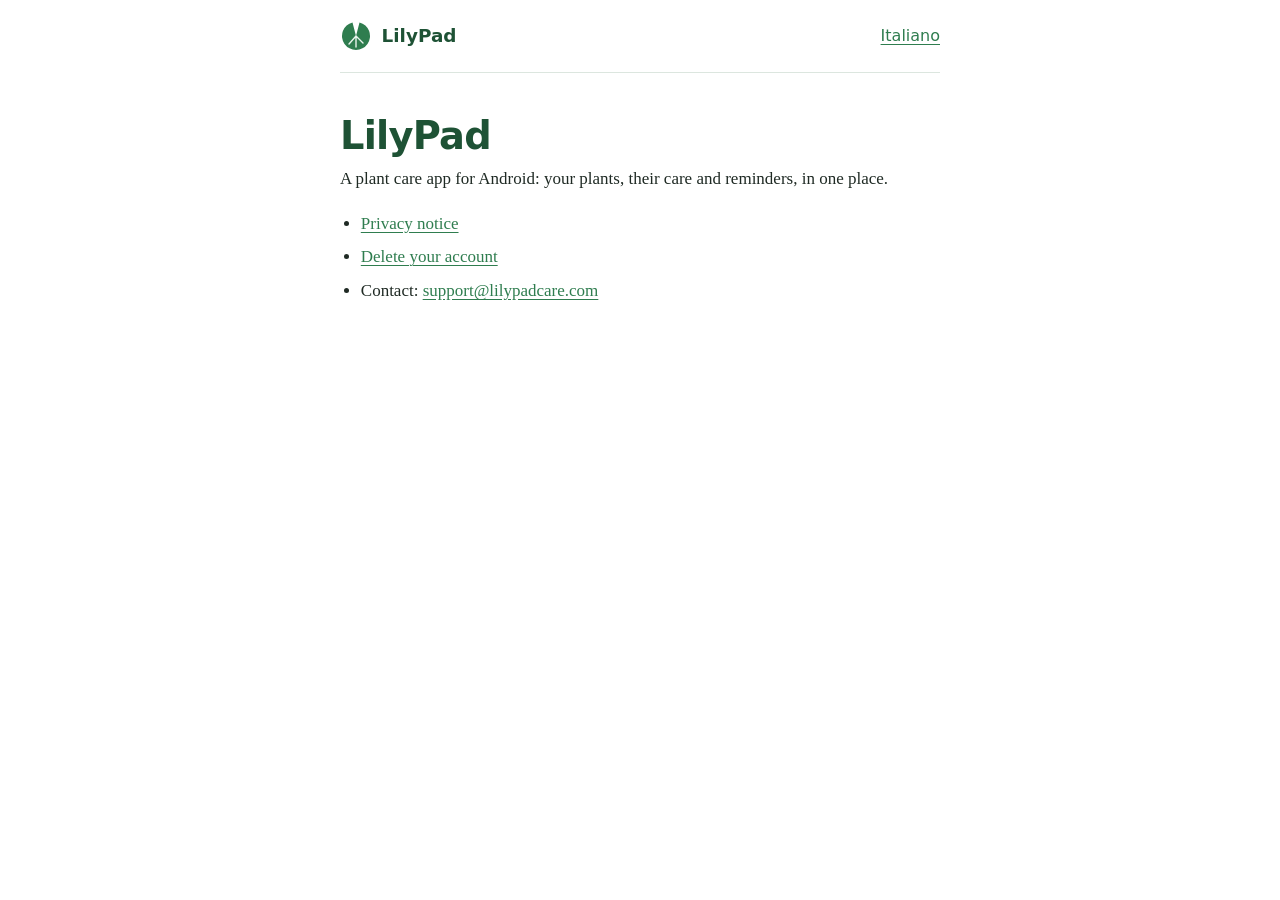
<file: index.html>
<!doctype html>
<html lang="en">
<head>
<meta charset="utf-8">
<meta name="viewport" content="width=device-width, initial-scale=1">
<title>LilyPad: Plant Care</title>
<meta name="description" content="A plant care app for Android: your plants, their care and reminders, in one place.">
<link rel="stylesheet" href="/style.css">
<link rel="alternate" hreflang="it" href="/it/">
</head>
<body>
<div class="page">

<header class="top">
  <a class="brand" href="/">
    <svg viewBox="0 0 32 32" aria-hidden="true">
      <path d="M16 16 L19.5 2.4 A14 14 0 1 1 12.5 2.4 Z" fill="#2F7D4F"/>
      <path d="M16 16 L9 24 M16 16 L23 23 M16 16 L16 27" stroke="#E8F3EC" stroke-width="1.4" stroke-linecap="round"/>
    </svg>
    LilyPad
  </a>
  <a class="lang" href="/it/" lang="it" hreflang="it">Italiano</a>
</header>

<main>
<h1>LilyPad</h1>
<p>A plant care app for Android: your plants, their care and reminders, in one place.</p>
<ul>
  <li><a href="/privacy/">Privacy notice</a></li>
  <li><a href="/delete-account/">Delete your account</a></li>
  <li>Contact: <a href="mailto:support@lilypadcare.com">support@lilypadcare.com</a></li>
</ul>
</main>

</div>
</body>
</html>
</file>
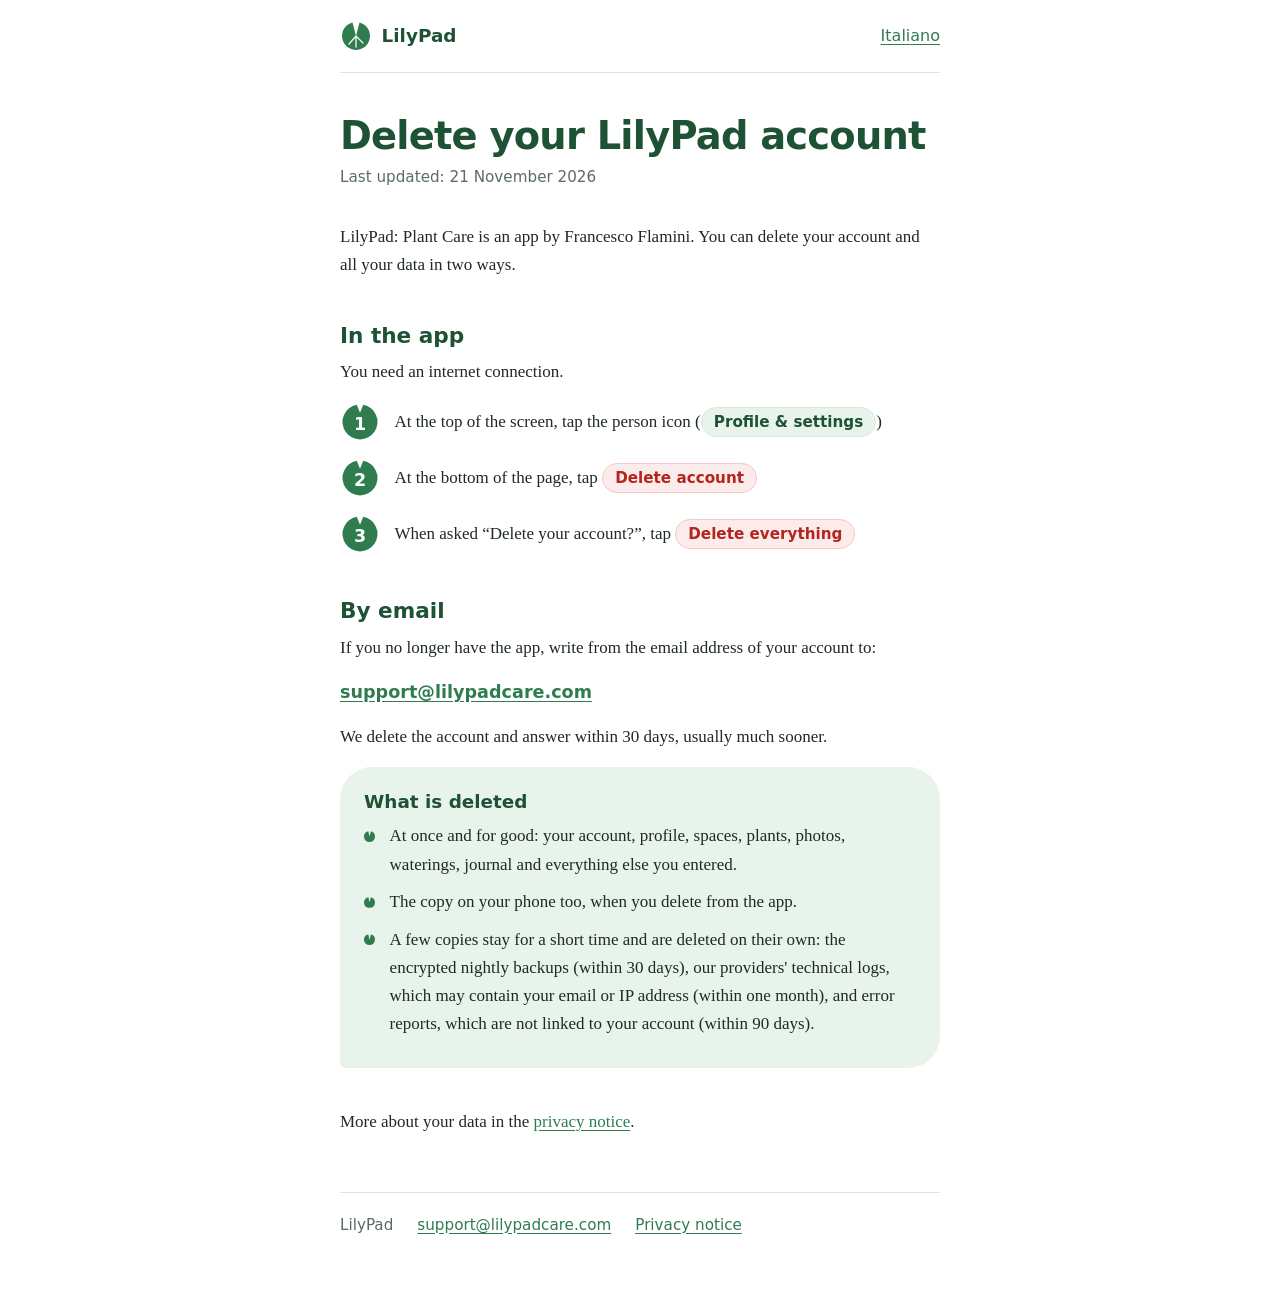
<file: delete-account/index.html>
<!doctype html>
<html lang="en">
<head>
<meta charset="utf-8">
<meta name="viewport" content="width=device-width, initial-scale=1">
<title>Delete your account — LilyPad</title>
<meta name="description" content="How to delete your LilyPad account and all its data.">
<link rel="stylesheet" href="/style.css">
<link rel="alternate" hreflang="it" href="/it/delete-account/">
</head>
<body>
<div class="page">

<header class="top">
  <a class="brand" href="/">
    <svg viewBox="0 0 32 32" aria-hidden="true">
      <path d="M16 16 L19.5 2.4 A14 14 0 1 1 12.5 2.4 Z" fill="#2F7D4F"/>
      <path d="M16 16 L9 24 M16 16 L23 23 M16 16 L16 27" stroke="#E8F3EC" stroke-width="1.4" stroke-linecap="round"/>
    </svg>
    LilyPad
  </a>
  <a class="lang" href="/it/delete-account/" lang="it" hreflang="it">Italiano</a>
</header>

<main>
<h1>Delete your LilyPad account</h1>
<p class="updated">Last updated: 21 November 2026</p>

<p>LilyPad: Plant Care is an app by Francesco Flamini. You can delete your account and all your data in two ways.</p>

<h2>In the app</h2>
<p>You need an internet connection.</p>
<ol class="steps">
  <li><svg class="num" viewBox="0 0 32 32" aria-hidden="true"><path d="M16 8.5 L18.6 2.2 A14 14 0 1 1 13.4 2.2 Z"/><text x="16" y="22">1</text></svg><span>At the top of the screen, tap the person icon (<span class="tap">Profile &amp; settings</span>)</span></li>
  <li><svg class="num" viewBox="0 0 32 32" aria-hidden="true"><path d="M16 8.5 L18.6 2.2 A14 14 0 1 1 13.4 2.2 Z"/><text x="16" y="22">2</text></svg><span>At the bottom of the page, tap <span class="tap danger">Delete account</span></span></li>
  <li><svg class="num" viewBox="0 0 32 32" aria-hidden="true"><path d="M16 8.5 L18.6 2.2 A14 14 0 1 1 13.4 2.2 Z"/><text x="16" y="22">3</text></svg><span>When asked “Delete your account?”, tap <span class="tap danger">Delete everything</span></span></li>
</ol>

<h2>By email</h2>
<p>If you no longer have the app, write from the email address of your account to:</p>
<p class="mail"><a href="mailto:support@lilypadcare.com?subject=Delete%20my%20account">support@lilypadcare.com</a></p>
<p>We delete the account and answer within 30 days, usually much sooner.</p>

<section class="pad" aria-labelledby="what">
  <h2 id="what">What is deleted</h2>
  <ul>
    <li>At once and for good: your account, profile, spaces, plants, photos, waterings, journal and everything else you entered.</li>
    <li>The copy on your phone too, when you delete from the app.</li>
    <li>A few copies stay for a short time and are deleted on their own: the encrypted nightly backups (within 30 days), our providers' technical logs, which may contain your email or IP address (within one month), and error reports, which are not linked to your account (within 90 days).</li>
  </ul>
</section>

<p>More about your data in the <a href="/privacy/">privacy notice</a>.</p>
</main>

<footer class="foot">
  <p><span>LilyPad</span><a href="mailto:support@lilypadcare.com">support@lilypadcare.com</a><a href="/privacy/">Privacy notice</a></p>
</footer>

</div>
</body>
</html>
</file>
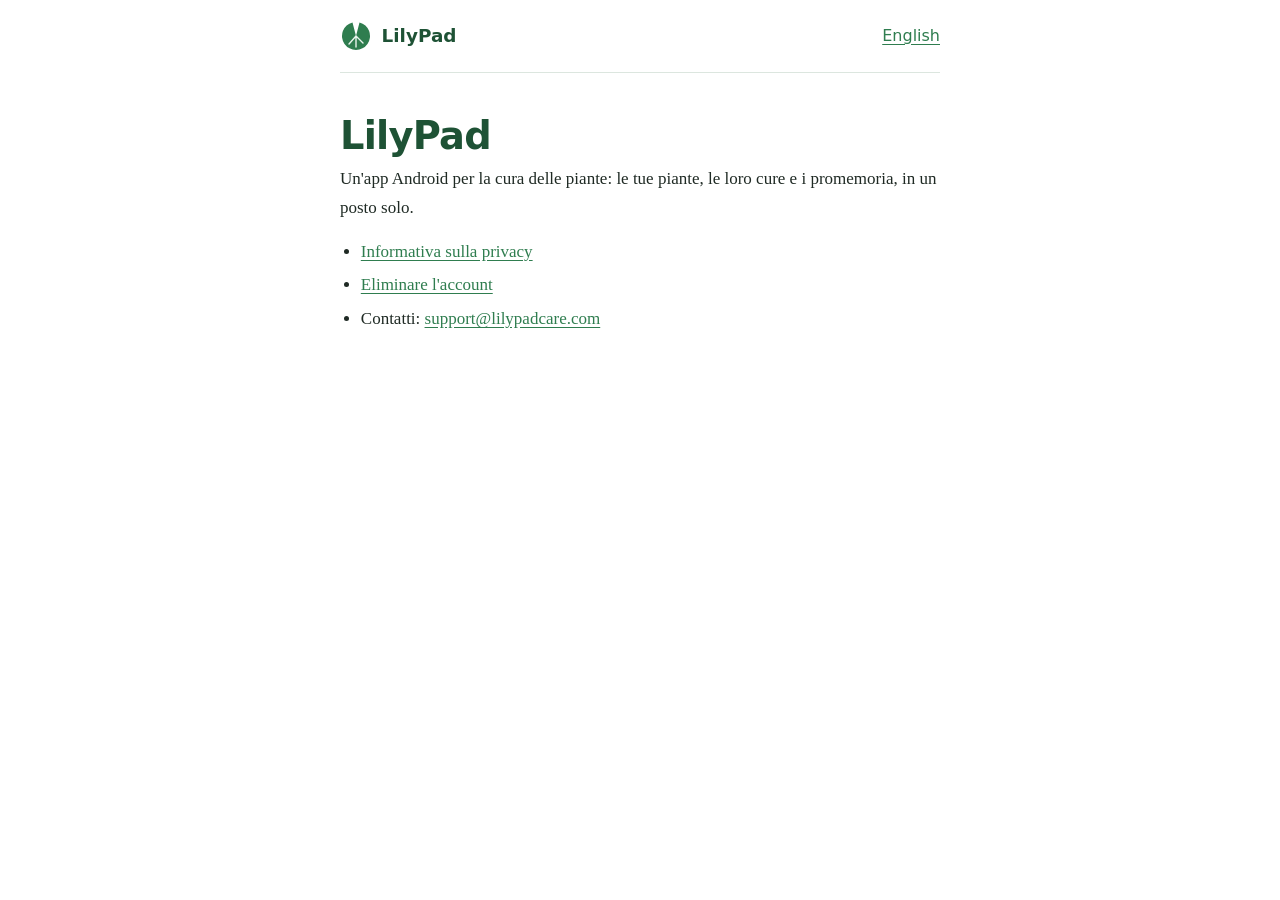
<file: it/index.html>
<!doctype html>
<html lang="it">
<head>
<meta charset="utf-8">
<meta name="viewport" content="width=device-width, initial-scale=1">
<title>LilyPad: cura delle piante</title>
<meta name="description" content="Un'app Android per la cura delle piante: le tue piante, le loro cure e i promemoria, in un posto solo.">
<link rel="stylesheet" href="/style.css">
<link rel="alternate" hreflang="en" href="/">
</head>
<body>
<div class="page">

<header class="top">
  <a class="brand" href="/it/">
    <svg viewBox="0 0 32 32" aria-hidden="true">
      <path d="M16 16 L19.5 2.4 A14 14 0 1 1 12.5 2.4 Z" fill="#2F7D4F"/>
      <path d="M16 16 L9 24 M16 16 L23 23 M16 16 L16 27" stroke="#E8F3EC" stroke-width="1.4" stroke-linecap="round"/>
    </svg>
    LilyPad
  </a>
  <a class="lang" href="/" lang="en" hreflang="en">English</a>
</header>

<main>
<h1>LilyPad</h1>
<p>Un'app Android per la cura delle piante: le tue piante, le loro cure e i promemoria, in un posto solo.</p>
<ul>
  <li><a href="/it/privacy/">Informativa sulla privacy</a></li>
  <li><a href="/it/delete-account/">Eliminare l'account</a></li>
  <li>Contatti: <a href="mailto:support@lilypadcare.com">support@lilypadcare.com</a></li>
</ul>
</main>

</div>
</body>
</html>
</file>
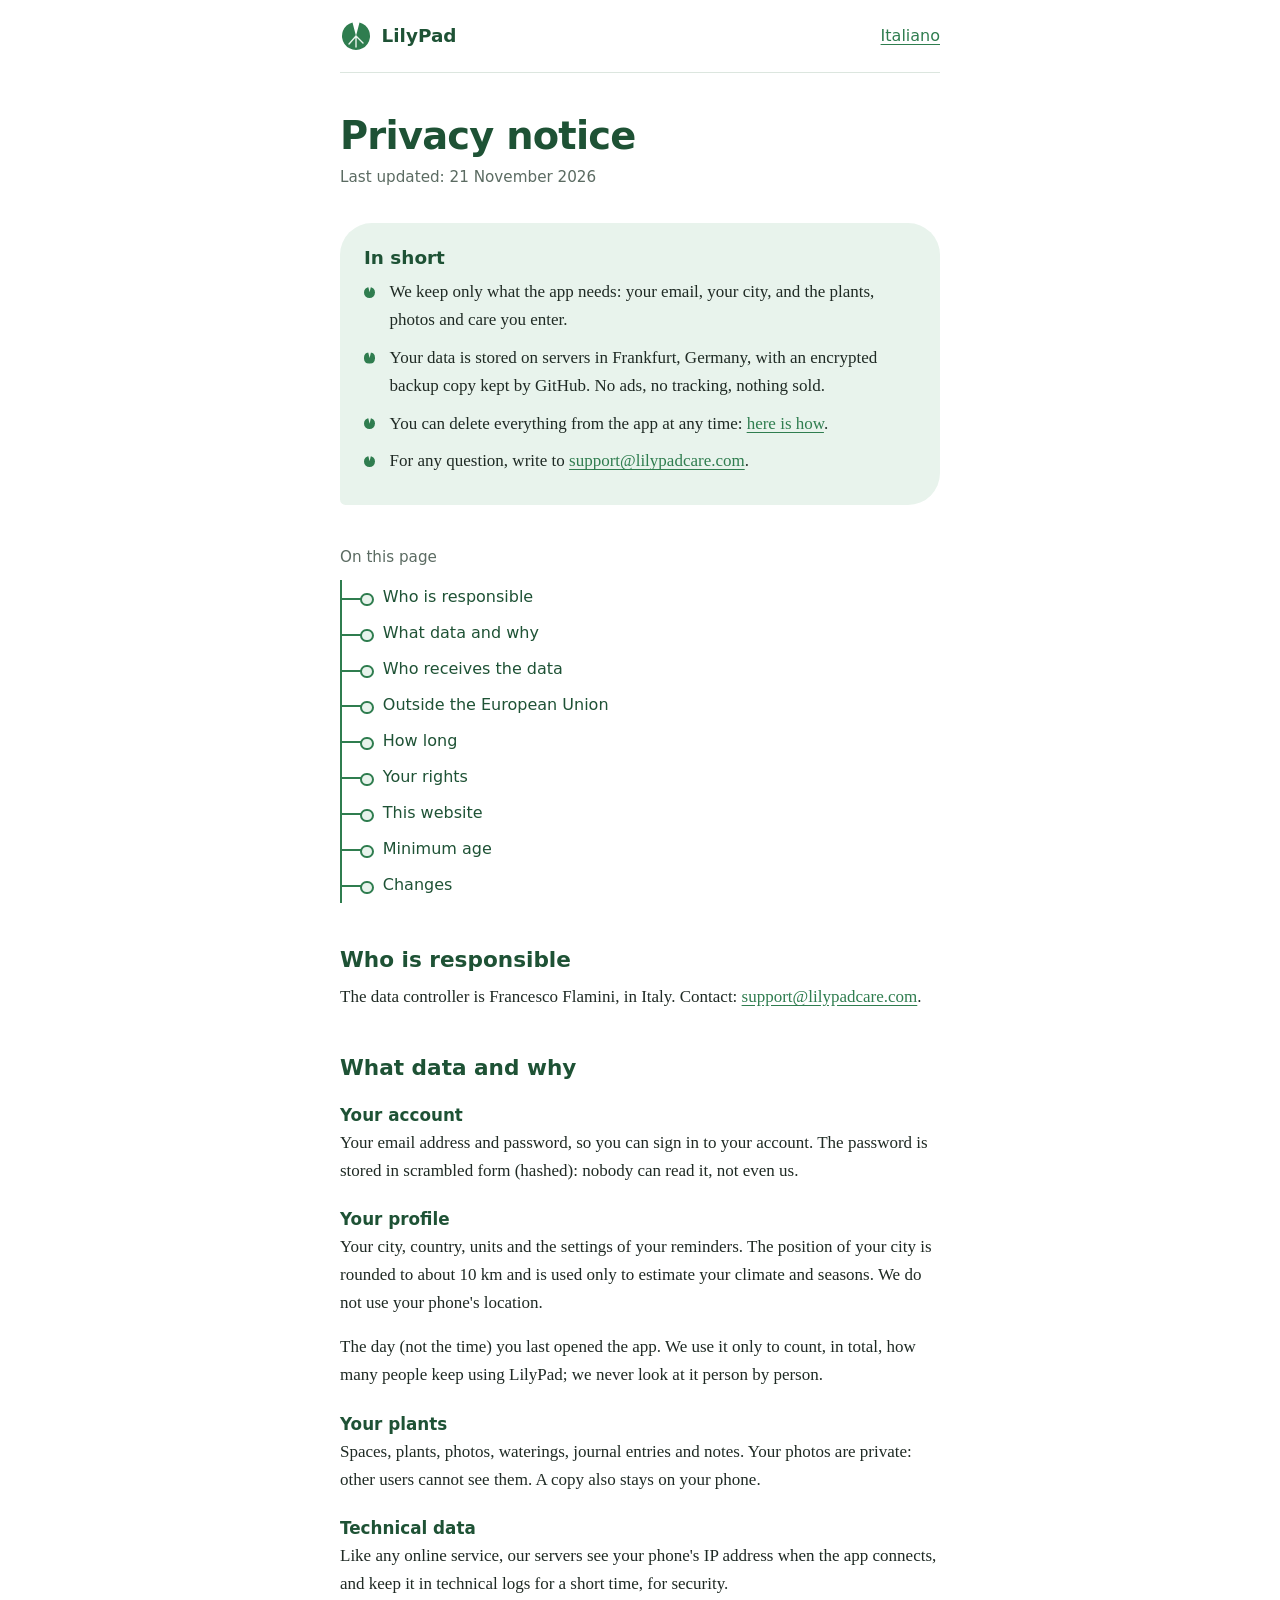
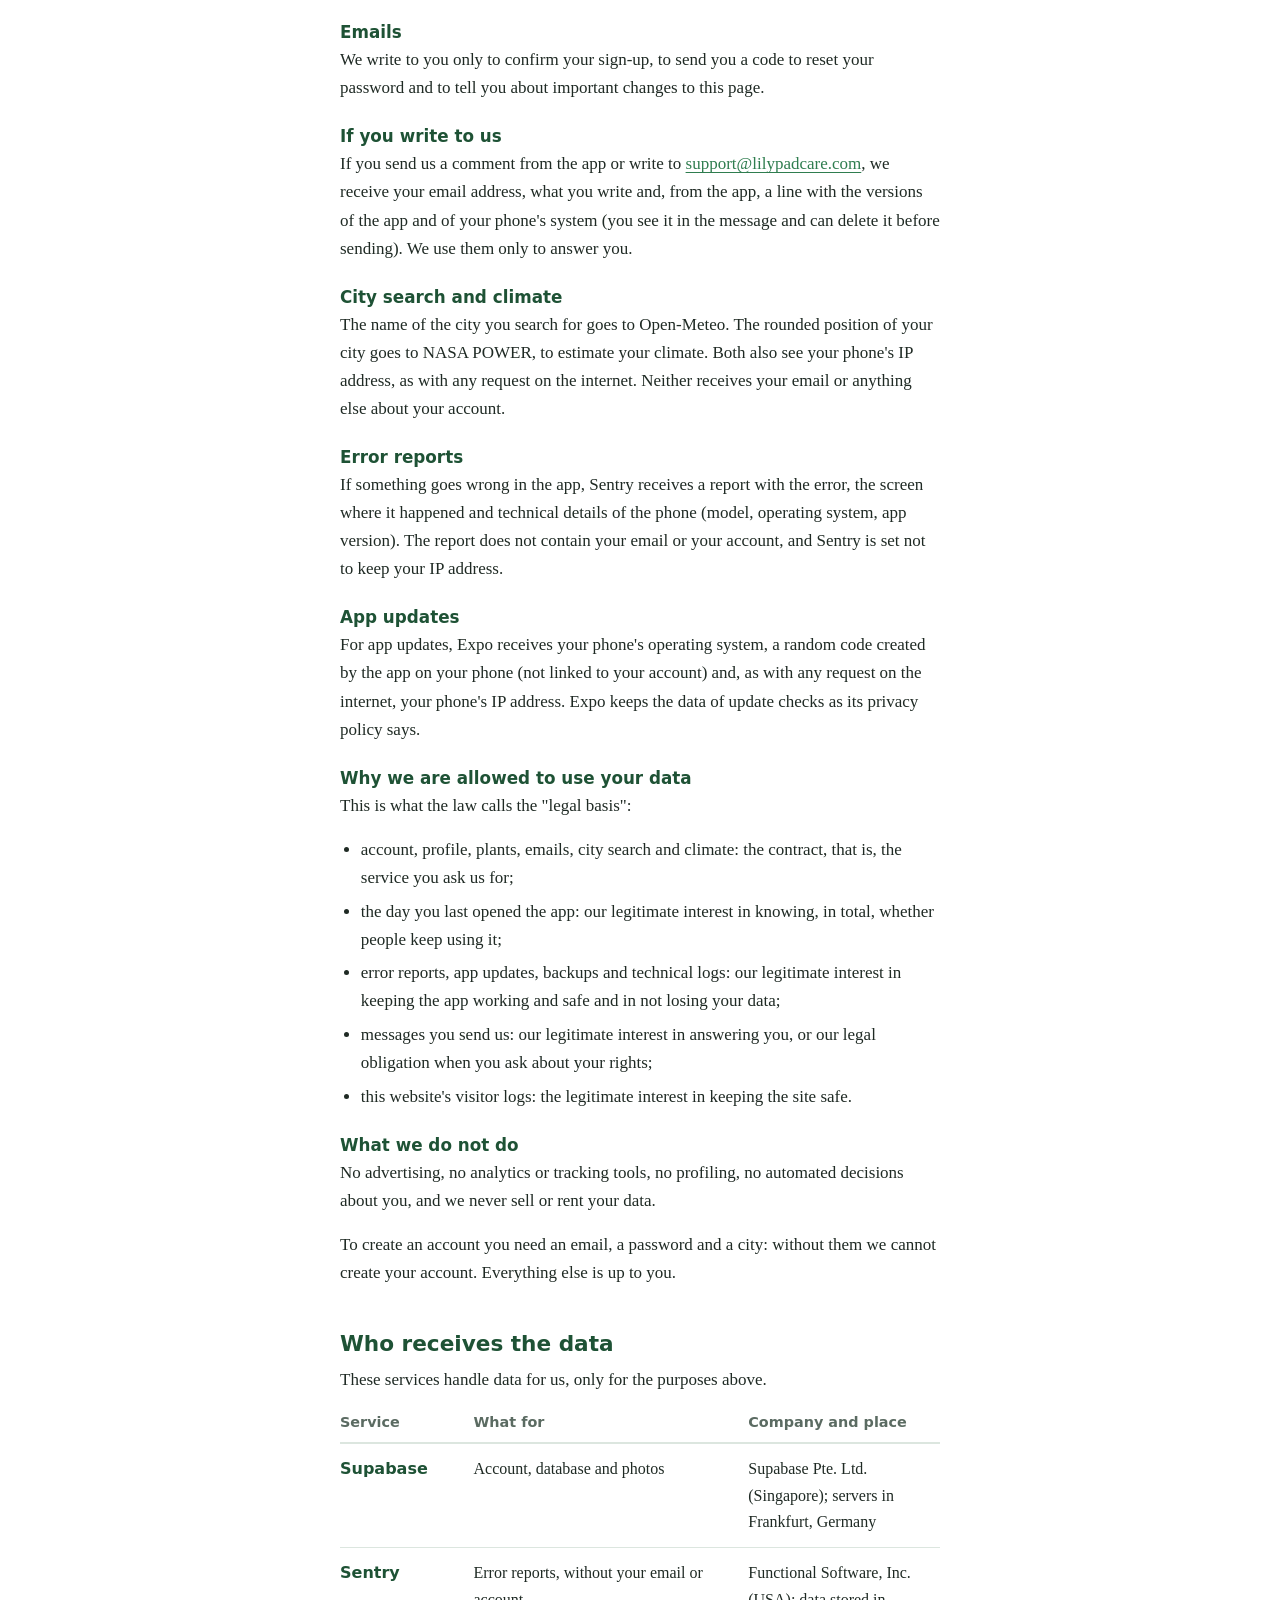
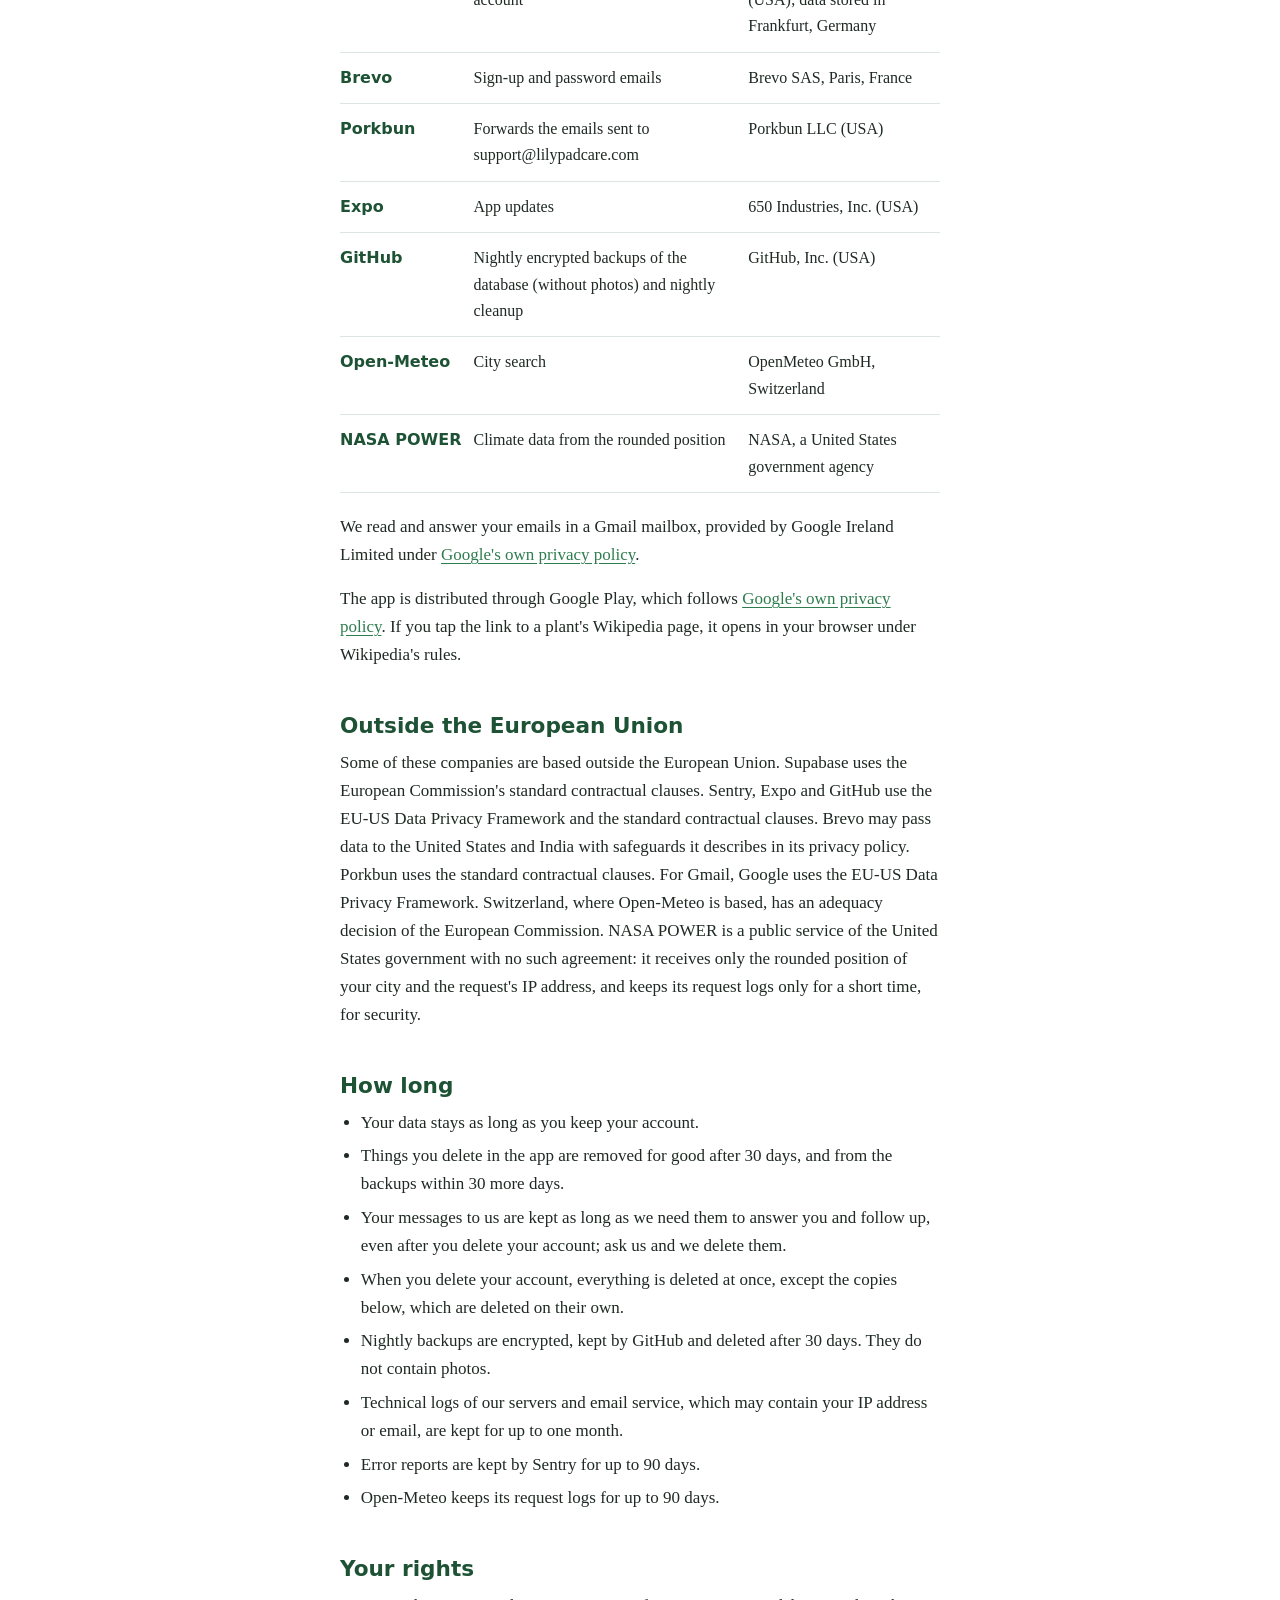
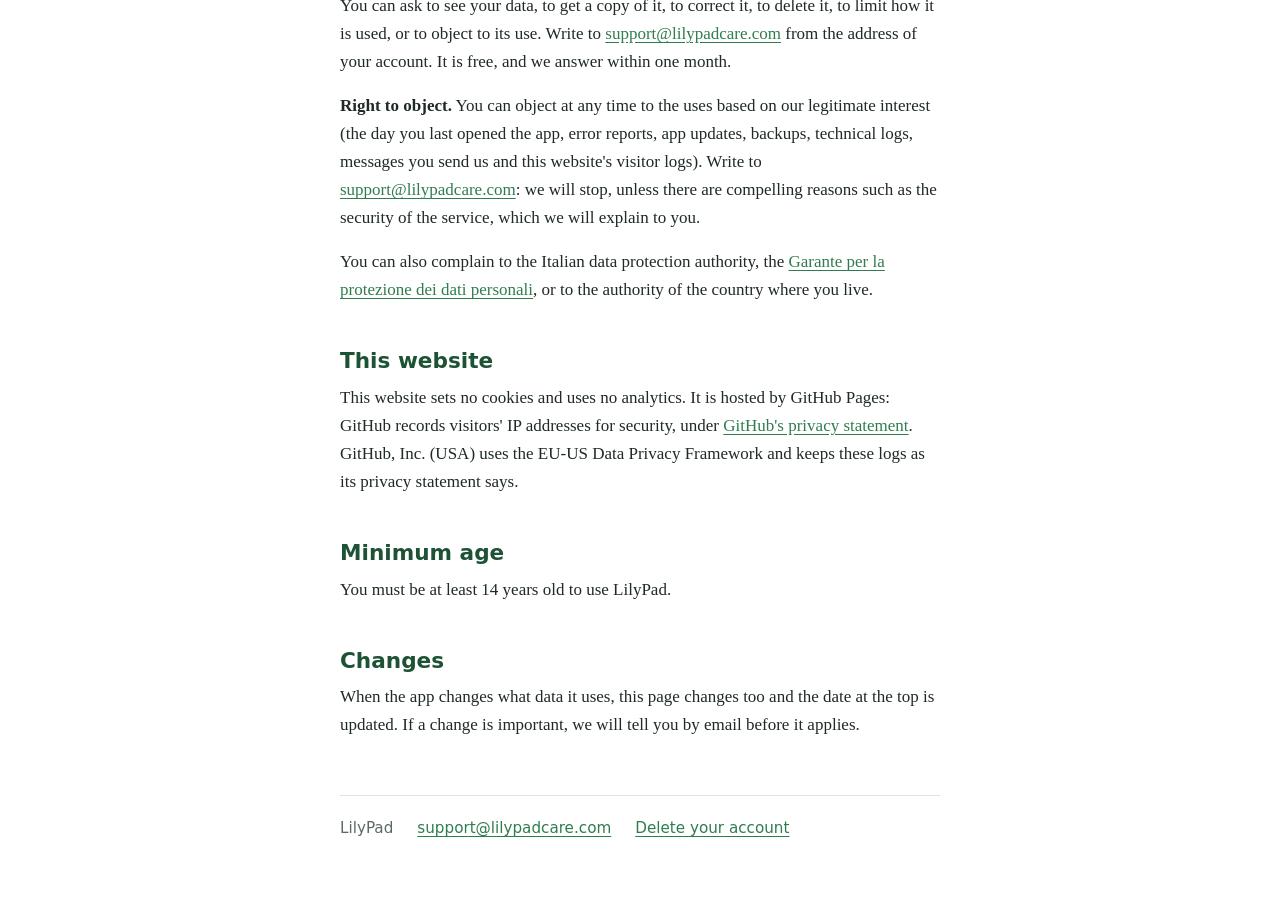
<file: privacy/index.html>
<!doctype html>
<html lang="en">
<head>
<meta charset="utf-8">
<meta name="viewport" content="width=device-width, initial-scale=1">
<title>Privacy notice — LilyPad</title>
<meta name="description" content="How the LilyPad plant care app handles your data.">
<link rel="stylesheet" href="/style.css">
<link rel="alternate" hreflang="it" href="/it/privacy/">
</head>
<body>
<div class="page">

<header class="top">
  <a class="brand" href="/">
    <svg viewBox="0 0 32 32" aria-hidden="true">
      <path d="M16 16 L19.5 2.4 A14 14 0 1 1 12.5 2.4 Z" fill="#2F7D4F"/>
      <path d="M16 16 L9 24 M16 16 L23 23 M16 16 L16 27" stroke="#E8F3EC" stroke-width="1.4" stroke-linecap="round"/>
    </svg>
    LilyPad
  </a>
  <a class="lang" href="/it/privacy/" lang="it" hreflang="it">Italiano</a>
</header>

<main>
<h1>Privacy notice</h1>
<p class="updated">Last updated: 21 November 2026</p>

<section class="pad" aria-labelledby="short">
  <h2 id="short">In short</h2>
  <ul>
    <li>We keep only what the app needs: your email, your city, and the plants, photos and care you enter.</li>
    <li>Your data is stored on servers in Frankfurt, Germany, with an encrypted backup copy kept by GitHub. No ads, no tracking, nothing sold.</li>
    <li>You can delete everything from the app at any time: <a href="/delete-account/">here is how</a>.</li>
    <li>For any question, write to <a href="mailto:support@lilypadcare.com">support@lilypadcare.com</a>.</li>
  </ul>
</section>

<nav aria-labelledby="toc">
  <p class="toc-label" id="toc">On this page</p>
  <ul class="contents">
    <li><a href="#who">Who is responsible</a></li>
    <li><a href="#data">What data and why</a></li>
    <li><a href="#services">Who receives the data</a></li>
    <li><a href="#transfers">Outside the European Union</a></li>
    <li><a href="#time">How long</a></li>
    <li><a href="#rights">Your rights</a></li>
    <li><a href="#site">This website</a></li>
    <li><a href="#age">Minimum age</a></li>
    <li><a href="#changes">Changes</a></li>
  </ul>
</nav>

<h2 id="who">Who is responsible</h2>
<p>The data controller is Francesco Flamini, in Italy. Contact: <a href="mailto:support@lilypadcare.com">support@lilypadcare.com</a>.</p>

<h2 id="data">What data and why</h2>
<h3>Your account</h3>
<p>Your email address and password, so you can sign in to your account. The password is stored in scrambled form (hashed): nobody can read it, not even us.</p>
<h3>Your profile</h3>
<p>Your city, country, units and the settings of your reminders. The position of your city is rounded to about 10 km and is used only to estimate your climate and seasons. We do not use your phone's location.</p>
<p>The day (not the time) you last opened the app. We use it only to count, in total, how many people keep using LilyPad; we never look at it person by person.</p>
<h3>Your plants</h3>
<p>Spaces, plants, photos, waterings, journal entries and notes. Your photos are private: other users cannot see them. A copy also stays on your phone.</p>
<h3>Technical data</h3>
<p>Like any online service, our servers see your phone's IP address when the app connects, and keep it in technical logs for a short time, for security.</p>
<h3>Emails</h3>
<p>We write to you only to confirm your sign-up, to send you a code to reset your password and to tell you about important changes to this page.</p>
<h3>If you write to us</h3>
<p>If you send us a comment from the app or write to <a href="mailto:support@lilypadcare.com">support@lilypadcare.com</a>, we receive your email address, what you write and, from the app, a line with the versions of the app and of your phone's system (you see it in the message and can delete it before sending). We use them only to answer you.</p>
<h3>City search and climate</h3>
<p>The name of the city you search for goes to Open-Meteo. The rounded position of your city goes to NASA POWER, to estimate your climate. Both also see your phone's IP address, as with any request on the internet. Neither receives your email or anything else about your account.</p>
<h3>Error reports</h3>
<p>If something goes wrong in the app, Sentry receives a report with the error, the screen where it happened and technical details of the phone (model, operating system, app version). The report does not contain your email or your account, and Sentry is set not to keep your IP address.</p>
<h3>App updates</h3>
<p>For app updates, Expo receives your phone's operating system, a random code created by the app on your phone (not linked to your account) and, as with any request on the internet, your phone's IP address. Expo keeps the data of update checks as its privacy policy says.</p>
<h3>Why we are allowed to use your data</h3>
<p>This is what the law calls the "legal basis":</p>
<ul>
  <li>account, profile, plants, emails, city search and climate: the contract, that is, the service you ask us for;</li>
  <li>the day you last opened the app: our legitimate interest in knowing, in total, whether people keep using it;</li>
  <li>error reports, app updates, backups and technical logs: our legitimate interest in keeping the app working and safe and in not losing your data;</li>
  <li>messages you send us: our legitimate interest in answering you, or our legal obligation when you ask about your rights;</li>
  <li>this website's visitor logs: the legitimate interest in keeping the site safe.</li>
</ul>
<h3>What we do not do</h3>
<p>No advertising, no analytics or tracking tools, no profiling, no automated decisions about you, and we never sell or rent your data.</p>
<p>To create an account you need an email, a password and a city: without them we cannot create your account. Everything else is up to you.</p>

<h2 id="services">Who receives the data</h2>
<p>These services handle data for us, only for the purposes above.</p>
<table class="services">
  <thead><tr><th scope="col">Service</th><th scope="col">What for</th><th scope="col">Company and place</th></tr></thead>
  <tbody>
    <tr><td>Supabase</td><td data-label="What for">Account, database and photos</td><td data-label="Company and place">Supabase Pte. Ltd. (Singapore); servers in Frankfurt, Germany</td></tr>
    <tr><td>Sentry</td><td data-label="What for">Error reports, without your email or account</td><td data-label="Company and place">Functional Software, Inc. (USA); data stored in Frankfurt, Germany</td></tr>
    <tr><td>Brevo</td><td data-label="What for">Sign-up and password emails</td><td data-label="Company and place">Brevo SAS, Paris, France</td></tr>
    <tr><td>Porkbun</td><td data-label="What for">Forwards the emails sent to support@lilypadcare.com</td><td data-label="Company and place">Porkbun LLC (USA)</td></tr>
    <tr><td>Expo</td><td data-label="What for">App updates</td><td data-label="Company and place">650 Industries, Inc. (USA)</td></tr>
    <tr><td>GitHub</td><td data-label="What for">Nightly encrypted backups of the database (without photos) and nightly cleanup</td><td data-label="Company and place">GitHub, Inc. (USA)</td></tr>
    <tr><td>Open-Meteo</td><td data-label="What for">City search</td><td data-label="Company and place">OpenMeteo GmbH, Switzerland</td></tr>
    <tr><td>NASA POWER</td><td data-label="What for">Climate data from the rounded position</td><td data-label="Company and place">NASA, a United States government agency</td></tr>
  </tbody>
</table>
<p>We read and answer your emails in a Gmail mailbox, provided by Google Ireland Limited under <a href="https://policies.google.com/privacy">Google's own privacy policy</a>.</p>
<p>The app is distributed through Google Play, which follows <a href="https://policies.google.com/privacy">Google's own privacy policy</a>. If you tap the link to a plant's Wikipedia page, it opens in your browser under Wikipedia's rules.</p>

<h2 id="transfers">Outside the European Union</h2>
<p>Some of these companies are based outside the European Union. Supabase uses the European Commission's standard contractual clauses. Sentry, Expo and GitHub use the EU-US Data Privacy Framework and the standard contractual clauses. Brevo may pass data to the United States and India with safeguards it describes in its privacy policy. Porkbun uses the standard contractual clauses. For Gmail, Google uses the EU-US Data Privacy Framework. Switzerland, where Open-Meteo is based, has an adequacy decision of the European Commission. NASA POWER is a public service of the United States government with no such agreement: it receives only the rounded position of your city and the request's IP address, and keeps its request logs only for a short time, for security.</p>

<h2 id="time">How long</h2>
<ul>
  <li>Your data stays as long as you keep your account.</li>
  <li>Things you delete in the app are removed for good after 30 days, and from the backups within 30 more days.</li>
  <li>Your messages to us are kept as long as we need them to answer you and follow up, even after you delete your account; ask us and we delete them.</li>
  <li>When you delete your account, everything is deleted at once, except the copies below, which are deleted on their own.</li>
  <li>Nightly backups are encrypted, kept by GitHub and deleted after 30 days. They do not contain photos.</li>
  <li>Technical logs of our servers and email service, which may contain your IP address or email, are kept for up to one month.</li>
  <li>Error reports are kept by Sentry for up to 90 days.</li>
  <li>Open-Meteo keeps its request logs for up to 90 days.</li>
</ul>

<h2 id="rights">Your rights</h2>
<p>You can ask to see your data, to get a copy of it, to correct it, to delete it, to limit how it is used, or to object to its use. Write to <a href="mailto:support@lilypadcare.com">support@lilypadcare.com</a> from the address of your account. It is free, and we answer within one month.</p>
<p><strong>Right to object.</strong> You can object at any time to the uses based on our legitimate interest (the day you last opened the app, error reports, app updates, backups, technical logs, messages you send us and this website's visitor logs). Write to <a href="mailto:support@lilypadcare.com">support@lilypadcare.com</a>: we will stop, unless there are compelling reasons such as the security of the service, which we will explain to you.</p>
<p>You can also complain to the Italian data protection authority, the <a href="https://www.garanteprivacy.it/">Garante per la protezione dei dati personali</a>, or to the authority of the country where you live.</p>

<h2 id="site">This website</h2>
<p>This website sets no cookies and uses no analytics. It is hosted by GitHub Pages: GitHub records visitors' IP addresses for security, under <a href="https://docs.github.com/en/site-policy/privacy-policies/github-general-privacy-statement">GitHub's privacy statement</a>. GitHub, Inc. (USA) uses the EU-US Data Privacy Framework and keeps these logs as its privacy statement says.</p>

<h2 id="age">Minimum age</h2>
<p>You must be at least 14 years old to use LilyPad.</p>

<h2 id="changes">Changes</h2>
<p>When the app changes what data it uses, this page changes too and the date at the top is updated. If a change is important, we will tell you by email before it applies.</p>
</main>

<footer class="foot">
  <p><span>LilyPad</span><a href="mailto:support@lilypadcare.com">support@lilypadcare.com</a><a href="/delete-account/">Delete your account</a></p>
</footer>

</div>
</body>
</html>
</file>
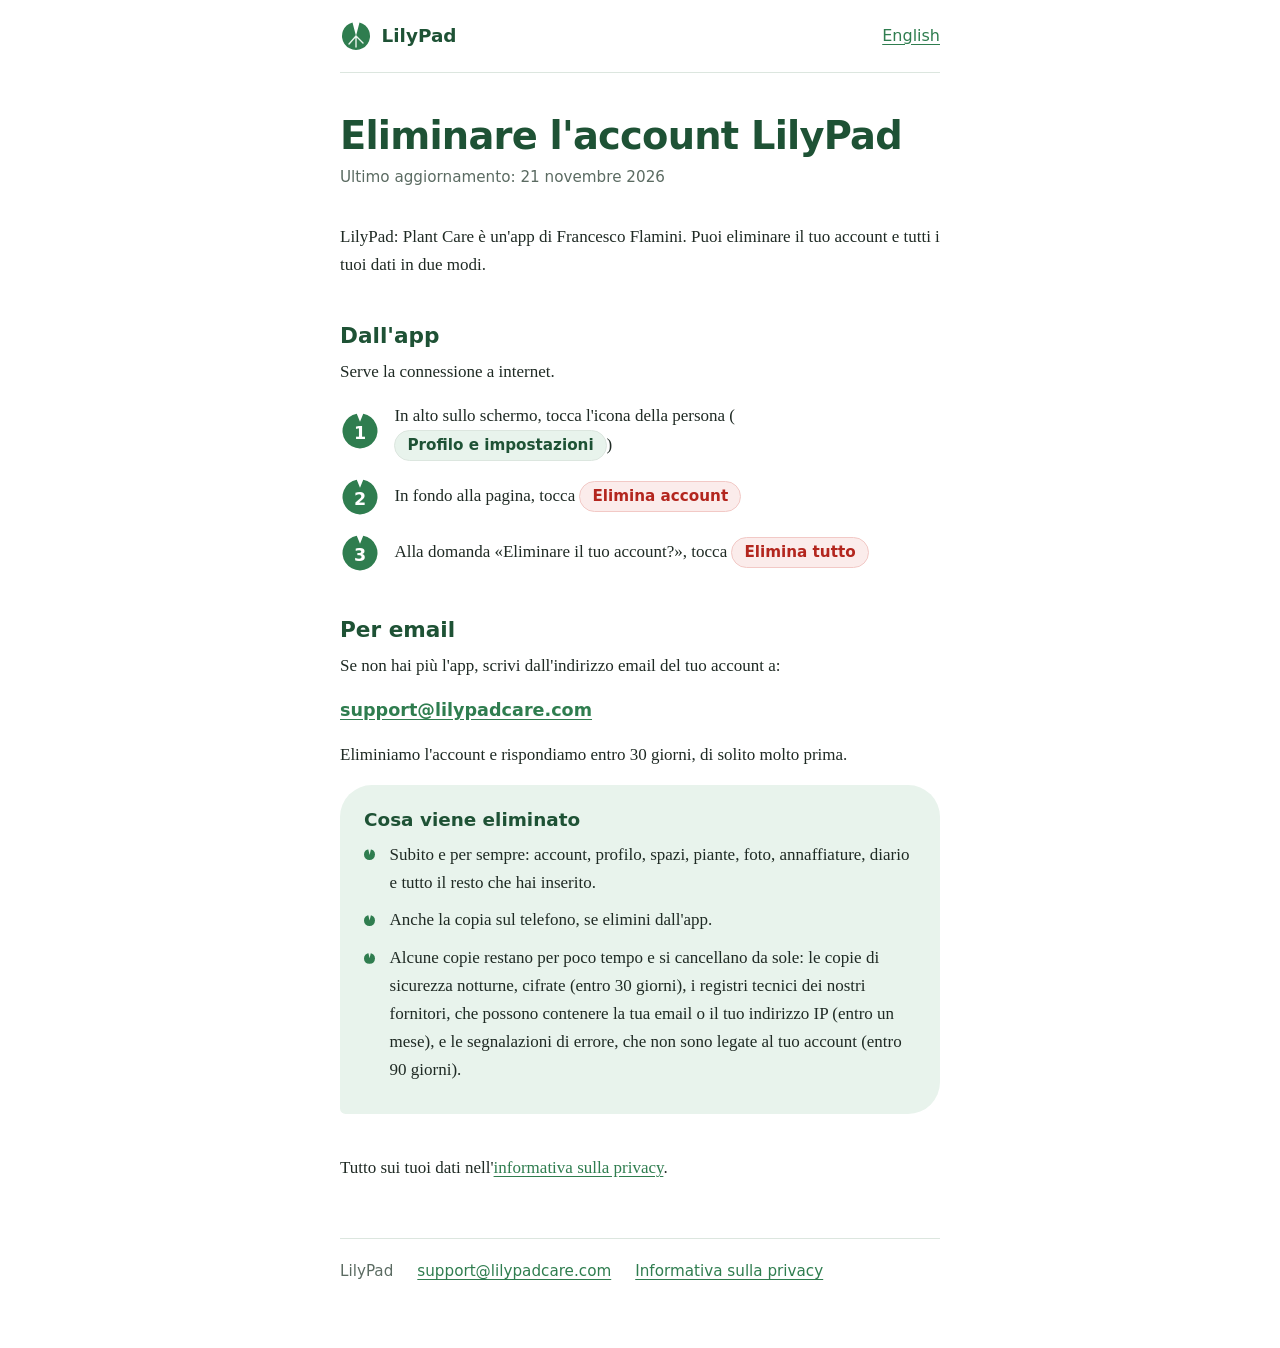
<file: it/delete-account/index.html>
<!doctype html>
<html lang="it">
<head>
<meta charset="utf-8">
<meta name="viewport" content="width=device-width, initial-scale=1">
<title>Eliminare l'account — LilyPad</title>
<meta name="description" content="Come eliminare il tuo account LilyPad e tutti i suoi dati.">
<link rel="stylesheet" href="/style.css">
<link rel="alternate" hreflang="en" href="/delete-account/">
</head>
<body>
<div class="page">

<header class="top">
  <a class="brand" href="/it/">
    <svg viewBox="0 0 32 32" aria-hidden="true">
      <path d="M16 16 L19.5 2.4 A14 14 0 1 1 12.5 2.4 Z" fill="#2F7D4F"/>
      <path d="M16 16 L9 24 M16 16 L23 23 M16 16 L16 27" stroke="#E8F3EC" stroke-width="1.4" stroke-linecap="round"/>
    </svg>
    LilyPad
  </a>
  <a class="lang" href="/delete-account/" lang="en" hreflang="en">English</a>
</header>

<main>
<h1>Eliminare l'account LilyPad</h1>
<p class="updated">Ultimo aggiornamento: 21 novembre 2026</p>

<p>LilyPad: Plant Care è un'app di Francesco Flamini. Puoi eliminare il tuo account e tutti i tuoi dati in due modi.</p>

<h2>Dall'app</h2>
<p>Serve la connessione a internet.</p>
<ol class="steps">
  <li><svg class="num" viewBox="0 0 32 32" aria-hidden="true"><path d="M16 8.5 L18.6 2.2 A14 14 0 1 1 13.4 2.2 Z"/><text x="16" y="22">1</text></svg><span>In alto sullo schermo, tocca l'icona della persona (<span class="tap">Profilo e impostazioni</span>)</span></li>
  <li><svg class="num" viewBox="0 0 32 32" aria-hidden="true"><path d="M16 8.5 L18.6 2.2 A14 14 0 1 1 13.4 2.2 Z"/><text x="16" y="22">2</text></svg><span>In fondo alla pagina, tocca <span class="tap danger">Elimina account</span></span></li>
  <li><svg class="num" viewBox="0 0 32 32" aria-hidden="true"><path d="M16 8.5 L18.6 2.2 A14 14 0 1 1 13.4 2.2 Z"/><text x="16" y="22">3</text></svg><span>Alla domanda «Eliminare il tuo account?», tocca <span class="tap danger">Elimina tutto</span></span></li>
</ol>

<h2>Per email</h2>
<p>Se non hai più l'app, scrivi dall'indirizzo email del tuo account a:</p>
<p class="mail"><a href="mailto:support@lilypadcare.com?subject=Eliminare%20il%20mio%20account">support@lilypadcare.com</a></p>
<p>Eliminiamo l'account e rispondiamo entro 30 giorni, di solito molto prima.</p>

<section class="pad" aria-labelledby="what">
  <h2 id="what">Cosa viene eliminato</h2>
  <ul>
    <li>Subito e per sempre: account, profilo, spazi, piante, foto, annaffiature, diario e tutto il resto che hai inserito.</li>
    <li>Anche la copia sul telefono, se elimini dall'app.</li>
    <li>Alcune copie restano per poco tempo e si cancellano da sole: le copie di sicurezza notturne, cifrate (entro 30 giorni), i registri tecnici dei nostri fornitori, che possono contenere la tua email o il tuo indirizzo IP (entro un mese), e le segnalazioni di errore, che non sono legate al tuo account (entro 90 giorni).</li>
  </ul>
</section>

<p>Tutto sui tuoi dati nell'<a href="/it/privacy/">informativa sulla privacy</a>.</p>
</main>

<footer class="foot">
  <p><span>LilyPad</span><a href="mailto:support@lilypadcare.com">support@lilypadcare.com</a><a href="/it/privacy/">Informativa sulla privacy</a></p>
</footer>

</div>
</body>
</html>
</file>
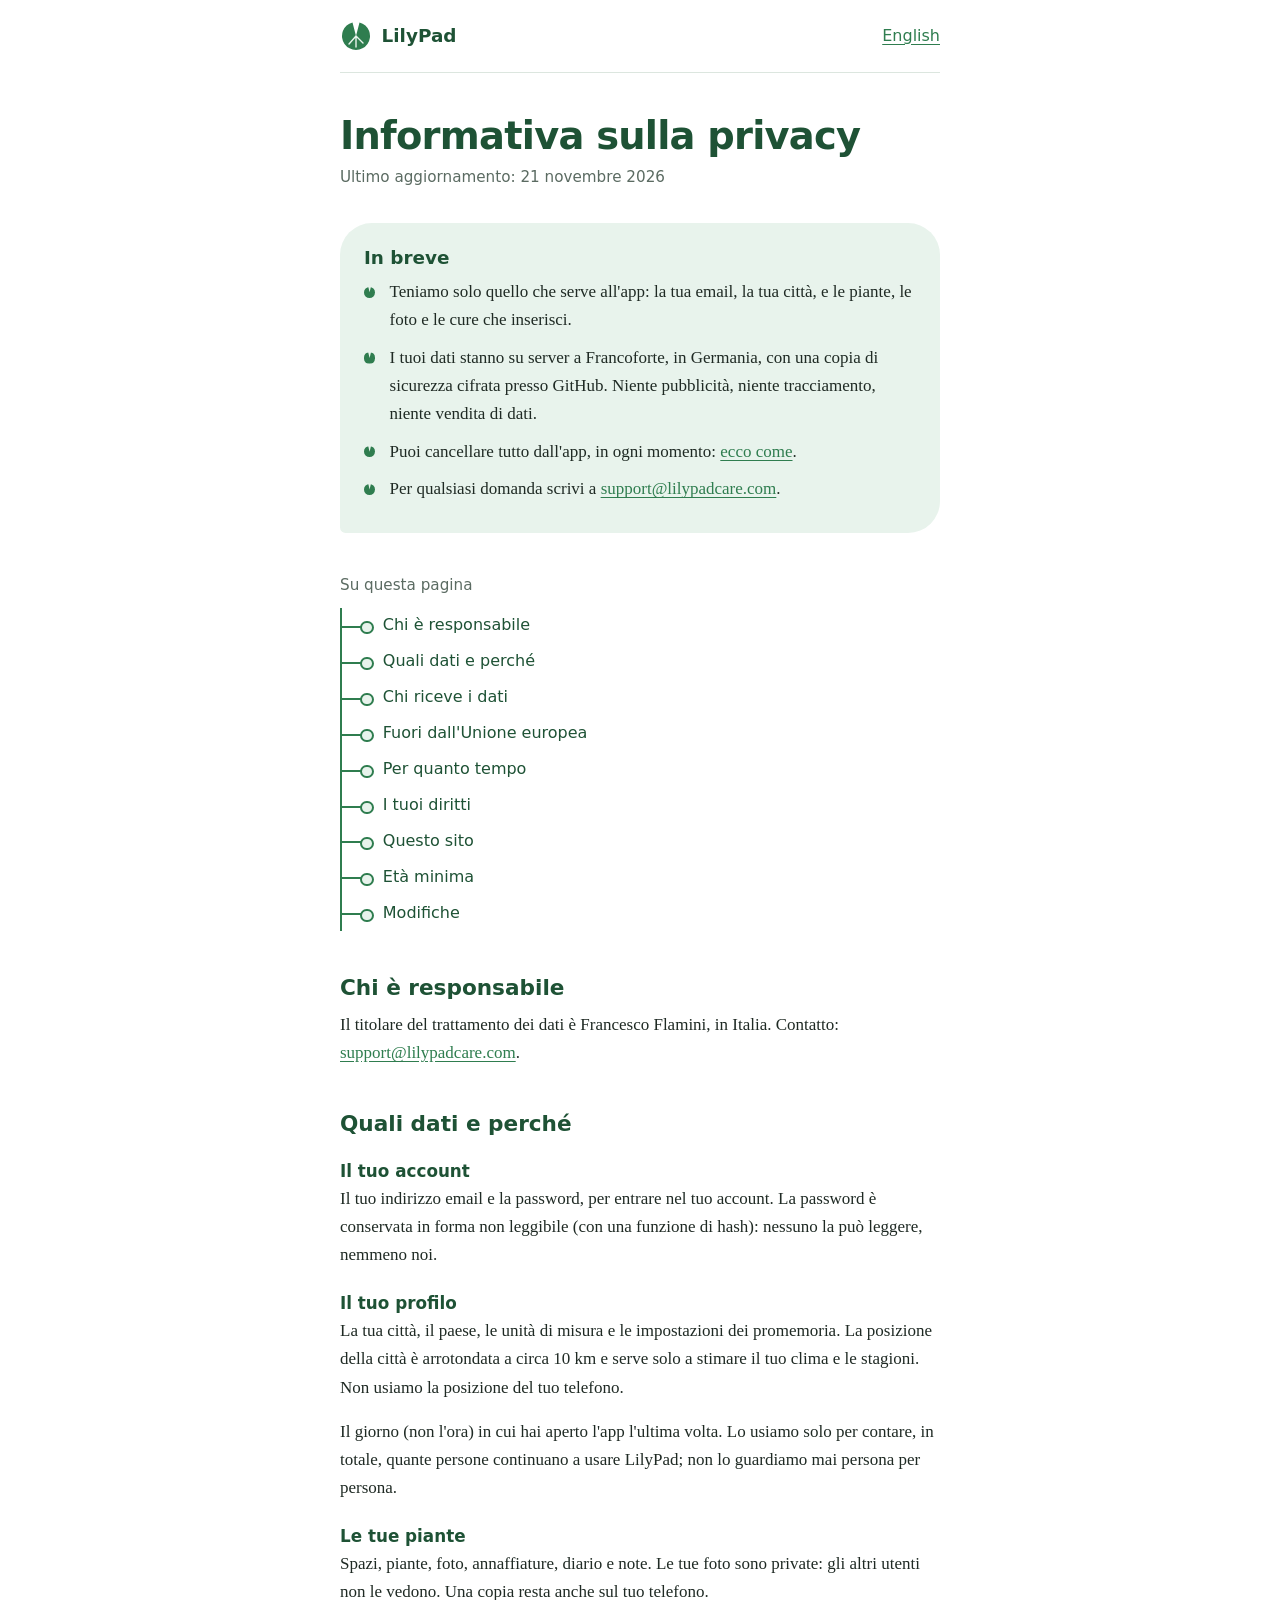
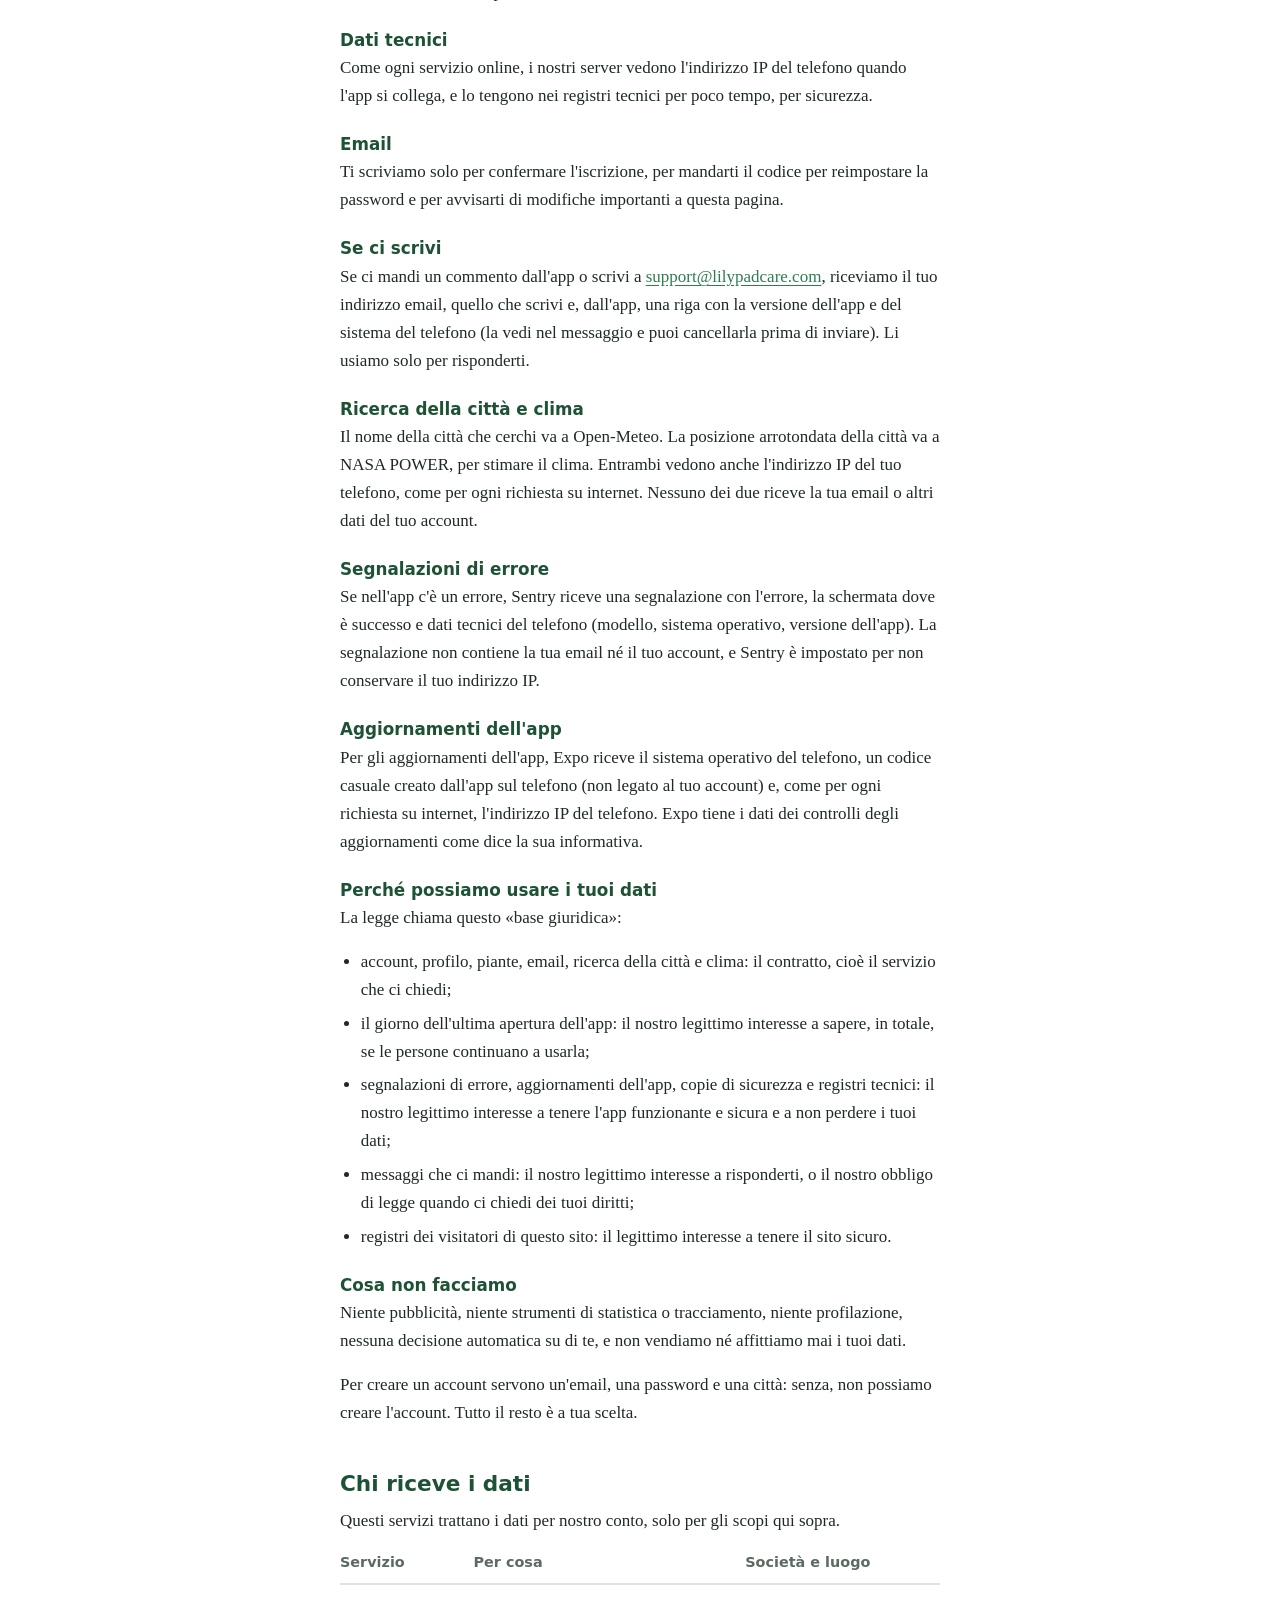
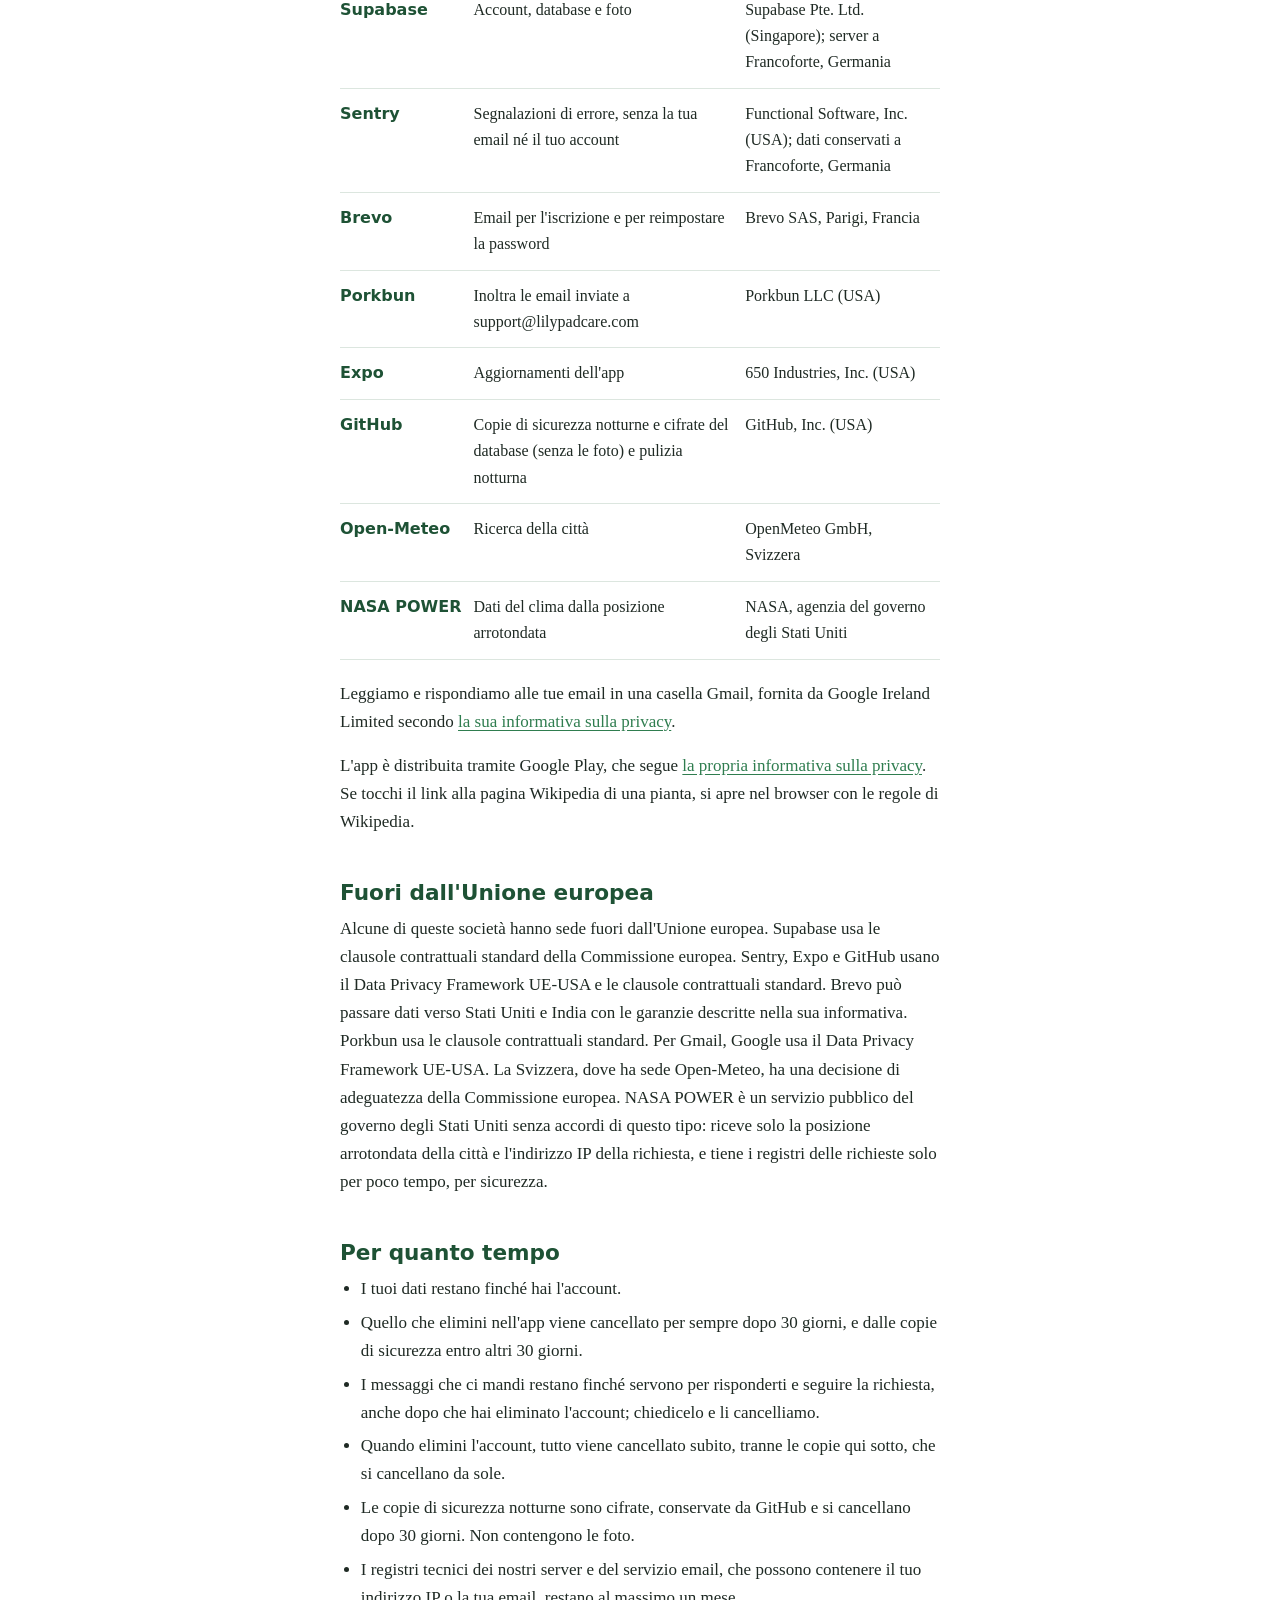
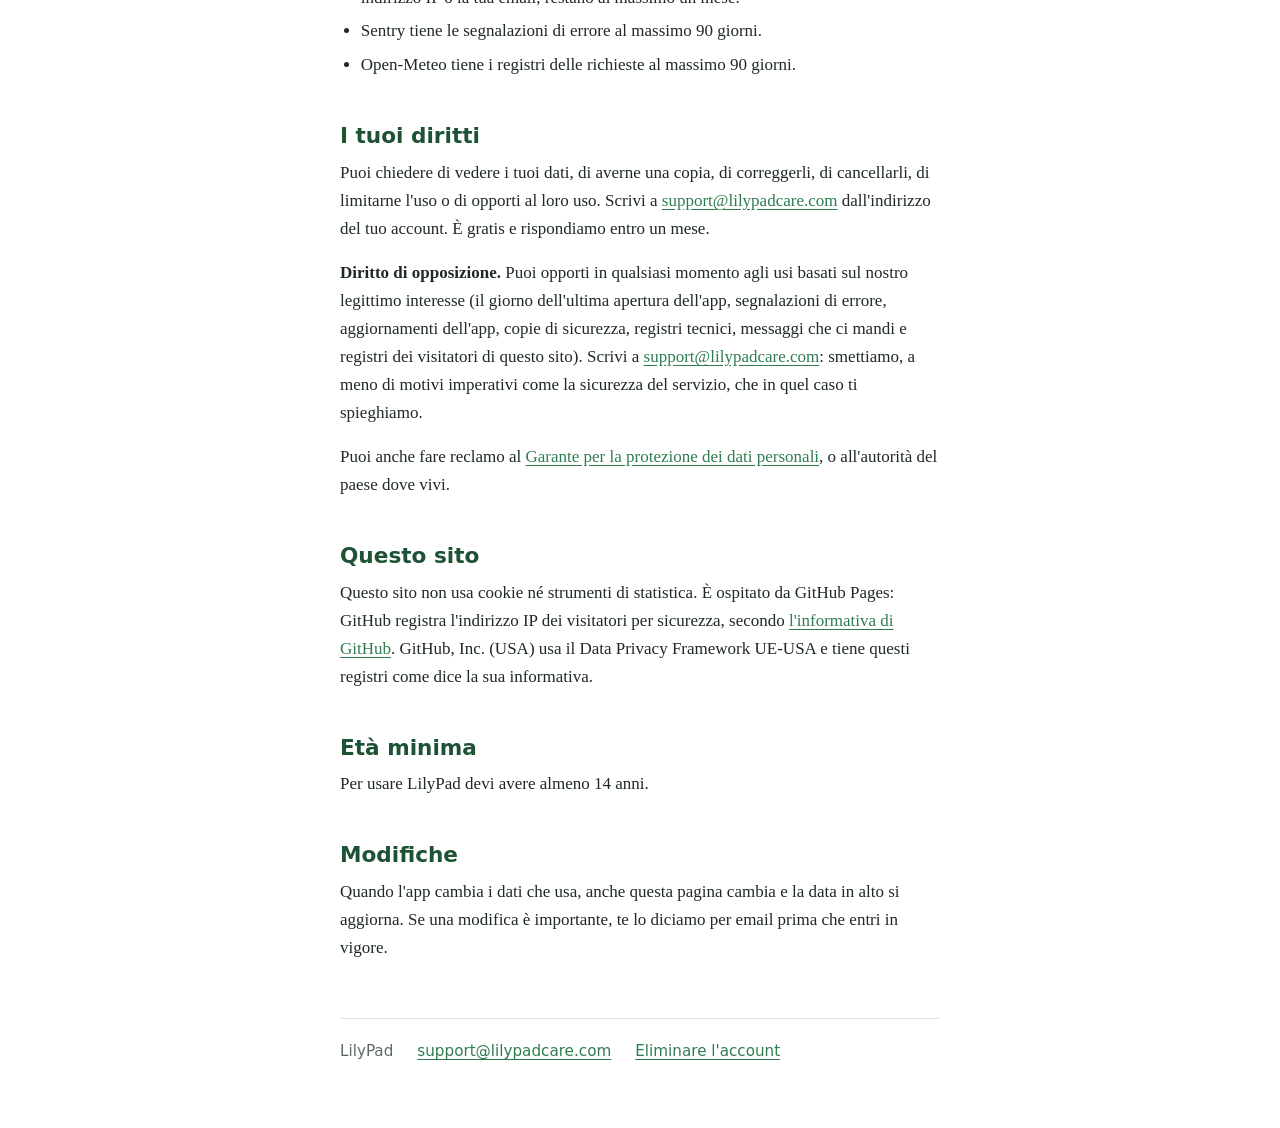
<file: it/privacy/index.html>
<!doctype html>
<html lang="it">
<head>
<meta charset="utf-8">
<meta name="viewport" content="width=device-width, initial-scale=1">
<title>Informativa sulla privacy — LilyPad</title>
<meta name="description" content="Come l'app LilyPad per la cura delle piante tratta i tuoi dati.">
<link rel="stylesheet" href="/style.css">
<link rel="alternate" hreflang="en" href="/privacy/">
</head>
<body>
<div class="page">

<header class="top">
  <a class="brand" href="/it/">
    <svg viewBox="0 0 32 32" aria-hidden="true">
      <path d="M16 16 L19.5 2.4 A14 14 0 1 1 12.5 2.4 Z" fill="#2F7D4F"/>
      <path d="M16 16 L9 24 M16 16 L23 23 M16 16 L16 27" stroke="#E8F3EC" stroke-width="1.4" stroke-linecap="round"/>
    </svg>
    LilyPad
  </a>
  <a class="lang" href="/privacy/" lang="en" hreflang="en">English</a>
</header>

<main>
<h1>Informativa sulla privacy</h1>
<p class="updated">Ultimo aggiornamento: 21 novembre 2026</p>

<section class="pad" aria-labelledby="short">
  <h2 id="short">In breve</h2>
  <ul>
    <li>Teniamo solo quello che serve all'app: la tua email, la tua città, e le piante, le foto e le cure che inserisci.</li>
    <li>I tuoi dati stanno su server a Francoforte, in Germania, con una copia di sicurezza cifrata presso GitHub. Niente pubblicità, niente tracciamento, niente vendita di dati.</li>
    <li>Puoi cancellare tutto dall'app, in ogni momento: <a href="/it/delete-account/">ecco come</a>.</li>
    <li>Per qualsiasi domanda scrivi a <a href="mailto:support@lilypadcare.com">support@lilypadcare.com</a>.</li>
  </ul>
</section>

<nav aria-labelledby="toc">
  <p class="toc-label" id="toc">Su questa pagina</p>
  <ul class="contents">
    <li><a href="#chi">Chi è responsabile</a></li>
    <li><a href="#dati">Quali dati e perché</a></li>
    <li><a href="#servizi">Chi riceve i dati</a></li>
    <li><a href="#trasferimenti">Fuori dall'Unione europea</a></li>
    <li><a href="#tempi">Per quanto tempo</a></li>
    <li><a href="#diritti">I tuoi diritti</a></li>
    <li><a href="#sito">Questo sito</a></li>
    <li><a href="#eta">Età minima</a></li>
    <li><a href="#modifiche">Modifiche</a></li>
  </ul>
</nav>

<h2 id="chi">Chi è responsabile</h2>
<p>Il titolare del trattamento dei dati è Francesco Flamini, in Italia. Contatto: <a href="mailto:support@lilypadcare.com">support@lilypadcare.com</a>.</p>

<h2 id="dati">Quali dati e perché</h2>
<h3>Il tuo account</h3>
<p>Il tuo indirizzo email e la password, per entrare nel tuo account. La password è conservata in forma non leggibile (con una funzione di hash): nessuno la può leggere, nemmeno noi.</p>
<h3>Il tuo profilo</h3>
<p>La tua città, il paese, le unità di misura e le impostazioni dei promemoria. La posizione della città è arrotondata a circa 10 km e serve solo a stimare il tuo clima e le stagioni. Non usiamo la posizione del tuo telefono.</p>
<p>Il giorno (non l'ora) in cui hai aperto l'app l'ultima volta. Lo usiamo solo per contare, in totale, quante persone continuano a usare LilyPad; non lo guardiamo mai persona per persona.</p>
<h3>Le tue piante</h3>
<p>Spazi, piante, foto, annaffiature, diario e note. Le tue foto sono private: gli altri utenti non le vedono. Una copia resta anche sul tuo telefono.</p>
<h3>Dati tecnici</h3>
<p>Come ogni servizio online, i nostri server vedono l'indirizzo IP del telefono quando l'app si collega, e lo tengono nei registri tecnici per poco tempo, per sicurezza.</p>
<h3>Email</h3>
<p>Ti scriviamo solo per confermare l'iscrizione, per mandarti il codice per reimpostare la password e per avvisarti di modifiche importanti a questa pagina.</p>
<h3>Se ci scrivi</h3>
<p>Se ci mandi un commento dall'app o scrivi a <a href="mailto:support@lilypadcare.com">support@lilypadcare.com</a>, riceviamo il tuo indirizzo email, quello che scrivi e, dall'app, una riga con la versione dell'app e del sistema del telefono (la vedi nel messaggio e puoi cancellarla prima di inviare). Li usiamo solo per risponderti.</p>
<h3>Ricerca della città e clima</h3>
<p>Il nome della città che cerchi va a Open-Meteo. La posizione arrotondata della città va a NASA POWER, per stimare il clima. Entrambi vedono anche l'indirizzo IP del tuo telefono, come per ogni richiesta su internet. Nessuno dei due riceve la tua email o altri dati del tuo account.</p>
<h3>Segnalazioni di errore</h3>
<p>Se nell'app c'è un errore, Sentry riceve una segnalazione con l'errore, la schermata dove è successo e dati tecnici del telefono (modello, sistema operativo, versione dell'app). La segnalazione non contiene la tua email né il tuo account, e Sentry è impostato per non conservare il tuo indirizzo IP.</p>
<h3>Aggiornamenti dell'app</h3>
<p>Per gli aggiornamenti dell'app, Expo riceve il sistema operativo del telefono, un codice casuale creato dall'app sul telefono (non legato al tuo account) e, come per ogni richiesta su internet, l'indirizzo IP del telefono. Expo tiene i dati dei controlli degli aggiornamenti come dice la sua informativa.</p>
<h3>Perché possiamo usare i tuoi dati</h3>
<p>La legge chiama questo «base giuridica»:</p>
<ul>
  <li>account, profilo, piante, email, ricerca della città e clima: il contratto, cioè il servizio che ci chiedi;</li>
  <li>il giorno dell'ultima apertura dell'app: il nostro legittimo interesse a sapere, in totale, se le persone continuano a usarla;</li>
  <li>segnalazioni di errore, aggiornamenti dell'app, copie di sicurezza e registri tecnici: il nostro legittimo interesse a tenere l'app funzionante e sicura e a non perdere i tuoi dati;</li>
  <li>messaggi che ci mandi: il nostro legittimo interesse a risponderti, o il nostro obbligo di legge quando ci chiedi dei tuoi diritti;</li>
  <li>registri dei visitatori di questo sito: il legittimo interesse a tenere il sito sicuro.</li>
</ul>
<h3>Cosa non facciamo</h3>
<p>Niente pubblicità, niente strumenti di statistica o tracciamento, niente profilazione, nessuna decisione automatica su di te, e non vendiamo né affittiamo mai i tuoi dati.</p>
<p>Per creare un account servono un'email, una password e una città: senza, non possiamo creare l'account. Tutto il resto è a tua scelta.</p>

<h2 id="servizi">Chi riceve i dati</h2>
<p>Questi servizi trattano i dati per nostro conto, solo per gli scopi qui sopra.</p>
<table class="services">
  <thead><tr><th scope="col">Servizio</th><th scope="col">Per cosa</th><th scope="col">Società e luogo</th></tr></thead>
  <tbody>
    <tr><td>Supabase</td><td data-label="Per cosa">Account, database e foto</td><td data-label="Società e luogo">Supabase Pte. Ltd. (Singapore); server a Francoforte, Germania</td></tr>
    <tr><td>Sentry</td><td data-label="Per cosa">Segnalazioni di errore, senza la tua email né il tuo account</td><td data-label="Società e luogo">Functional Software, Inc. (USA); dati conservati a Francoforte, Germania</td></tr>
    <tr><td>Brevo</td><td data-label="Per cosa">Email per l'iscrizione e per reimpostare la password</td><td data-label="Società e luogo">Brevo SAS, Parigi, Francia</td></tr>
    <tr><td>Porkbun</td><td data-label="Per cosa">Inoltra le email inviate a support@lilypadcare.com</td><td data-label="Società e luogo">Porkbun LLC (USA)</td></tr>
    <tr><td>Expo</td><td data-label="Per cosa">Aggiornamenti dell'app</td><td data-label="Società e luogo">650 Industries, Inc. (USA)</td></tr>
    <tr><td>GitHub</td><td data-label="Per cosa">Copie di sicurezza notturne e cifrate del database (senza le foto) e pulizia notturna</td><td data-label="Società e luogo">GitHub, Inc. (USA)</td></tr>
    <tr><td>Open-Meteo</td><td data-label="Per cosa">Ricerca della città</td><td data-label="Società e luogo">OpenMeteo GmbH, Svizzera</td></tr>
    <tr><td>NASA POWER</td><td data-label="Per cosa">Dati del clima dalla posizione arrotondata</td><td data-label="Società e luogo">NASA, agenzia del governo degli Stati Uniti</td></tr>
  </tbody>
</table>
<p>Leggiamo e rispondiamo alle tue email in una casella Gmail, fornita da Google Ireland Limited secondo <a href="https://policies.google.com/privacy?hl=it">la sua informativa sulla privacy</a>.</p>
<p>L'app è distribuita tramite Google Play, che segue <a href="https://policies.google.com/privacy?hl=it">la propria informativa sulla privacy</a>. Se tocchi il link alla pagina Wikipedia di una pianta, si apre nel browser con le regole di Wikipedia.</p>

<h2 id="trasferimenti">Fuori dall'Unione europea</h2>
<p>Alcune di queste società hanno sede fuori dall'Unione europea. Supabase usa le clausole contrattuali standard della Commissione europea. Sentry, Expo e GitHub usano il Data Privacy Framework UE-USA e le clausole contrattuali standard. Brevo può passare dati verso Stati Uniti e India con le garanzie descritte nella sua informativa. Porkbun usa le clausole contrattuali standard. Per Gmail, Google usa il Data Privacy Framework UE-USA. La Svizzera, dove ha sede Open-Meteo, ha una decisione di adeguatezza della Commissione europea. NASA POWER è un servizio pubblico del governo degli Stati Uniti senza accordi di questo tipo: riceve solo la posizione arrotondata della città e l'indirizzo IP della richiesta, e tiene i registri delle richieste solo per poco tempo, per sicurezza.</p>

<h2 id="tempi">Per quanto tempo</h2>
<ul>
  <li>I tuoi dati restano finché hai l'account.</li>
  <li>Quello che elimini nell'app viene cancellato per sempre dopo 30 giorni, e dalle copie di sicurezza entro altri 30 giorni.</li>
  <li>I messaggi che ci mandi restano finché servono per risponderti e seguire la richiesta, anche dopo che hai eliminato l'account; chiedicelo e li cancelliamo.</li>
  <li>Quando elimini l'account, tutto viene cancellato subito, tranne le copie qui sotto, che si cancellano da sole.</li>
  <li>Le copie di sicurezza notturne sono cifrate, conservate da GitHub e si cancellano dopo 30 giorni. Non contengono le foto.</li>
  <li>I registri tecnici dei nostri server e del servizio email, che possono contenere il tuo indirizzo IP o la tua email, restano al massimo un mese.</li>
  <li>Sentry tiene le segnalazioni di errore al massimo 90 giorni.</li>
  <li>Open-Meteo tiene i registri delle richieste al massimo 90 giorni.</li>
</ul>

<h2 id="diritti">I tuoi diritti</h2>
<p>Puoi chiedere di vedere i tuoi dati, di averne una copia, di correggerli, di cancellarli, di limitarne l'uso o di opporti al loro uso. Scrivi a <a href="mailto:support@lilypadcare.com">support@lilypadcare.com</a> dall'indirizzo del tuo account. È gratis e rispondiamo entro un mese.</p>
<p><strong>Diritto di opposizione.</strong> Puoi opporti in qualsiasi momento agli usi basati sul nostro legittimo interesse (il giorno dell'ultima apertura dell'app, segnalazioni di errore, aggiornamenti dell'app, copie di sicurezza, registri tecnici, messaggi che ci mandi e registri dei visitatori di questo sito). Scrivi a <a href="mailto:support@lilypadcare.com">support@lilypadcare.com</a>: smettiamo, a meno di motivi imperativi come la sicurezza del servizio, che in quel caso ti spieghiamo.</p>
<p>Puoi anche fare reclamo al <a href="https://www.garanteprivacy.it/">Garante per la protezione dei dati personali</a>, o all'autorità del paese dove vivi.</p>

<h2 id="sito">Questo sito</h2>
<p>Questo sito non usa cookie né strumenti di statistica. È ospitato da GitHub Pages: GitHub registra l'indirizzo IP dei visitatori per sicurezza, secondo <a href="https://docs.github.com/en/site-policy/privacy-policies/github-general-privacy-statement">l'informativa di GitHub</a>. GitHub, Inc. (USA) usa il Data Privacy Framework UE-USA e tiene questi registri come dice la sua informativa.</p>

<h2 id="eta">Età minima</h2>
<p>Per usare LilyPad devi avere almeno 14 anni.</p>

<h2 id="modifiche">Modifiche</h2>
<p>Quando l'app cambia i dati che usa, anche questa pagina cambia e la data in alto si aggiorna. Se una modifica è importante, te lo diciamo per email prima che entri in vigore.</p>
</main>

<footer class="foot">
  <p><span>LilyPad</span><a href="mailto:support@lilypadcare.com">support@lilypadcare.com</a><a href="/it/delete-account/">Eliminare l'account</a></p>
</footer>

</div>
</body>
</html>
</file>
<file: style.css>
/* LilyPad site: system fonts only, nothing from other hosts. Colors from the app (src/constants/colors.ts). */
:root {
  --paper: #FFFFFF;
  --ink: #1F2A24;
  --muted: #5B6B62;
  --green: #2F7D4F;
  --green-deep: #1E5235;
  --leaf: #E8F3EC;
  --rule: #DCE6DF;
  --sans: system-ui, -apple-system, "Segoe UI", Roboto, "Noto Sans", sans-serif;
  --serif: "Iowan Old Style", "Palatino Linotype", Charter, "Sitka Text", "Noto Serif", Georgia, serif;
}

* { box-sizing: border-box; }

html { -webkit-text-size-adjust: 100%; }

body {
  margin: 0;
  background: var(--paper);
  color: var(--ink);
  font-family: var(--serif);
  font-size: 1.0625rem;
  line-height: 1.65;
}

.page {
  max-width: 40rem;
  margin: 0 auto;
  padding: 1.25rem 1.25rem 4rem;
}

/* Header: the pad mark, the name, the other language */
.top {
  display: flex;
  align-items: center;
  justify-content: space-between;
  gap: 1rem;
  font-family: var(--sans);
  font-size: 1rem;
  padding-bottom: 1.25rem;
  border-bottom: 1px solid var(--rule);
}
.brand {
  display: flex;
  align-items: center;
  gap: 0.6rem;
  color: var(--green-deep);
  font-weight: 700;
  font-size: 1.15rem;
  text-decoration: none;
}
.brand svg { width: 2rem; height: 2rem; flex: none; }
.lang { color: var(--green); }

a { color: var(--green); text-underline-offset: 0.18em; }
a:hover { color: var(--green-deep); }
a:focus-visible {
  outline: 3px solid var(--green);
  outline-offset: 3px;
  border-radius: 3px;
}

/* Title block */
h1, h2, h3 {
  font-family: var(--sans);
  color: var(--green-deep);
  line-height: 1.2;
}
h1 {
  font-size: clamp(1.75rem, 6vw, 2.4rem);
  letter-spacing: -0.02em;
  margin: 2.5rem 0 0.4rem;
}
.updated {
  font-family: var(--sans);
  font-size: 0.95rem;
  color: var(--muted);
  margin: 0 0 2rem;
}
h2 {
  font-size: 1.35rem;
  margin: 2.75rem 0 0.6rem;
  scroll-margin-top: 1rem;
}
h3 { font-size: 1.05rem; margin: 1.5rem 0 0.25rem; }
p, ul, ol { margin: 0 0 1rem; }
ul, ol { padding-left: 1.3rem; }
li { margin-bottom: 0.35rem; }

/* The pad: the short version, at the top of each page */
.pad {
  position: relative;
  background: var(--leaf);
  border-radius: 2rem 2rem 2rem 0.35rem;
  padding: 1.5rem 1.5rem 1.25rem;
  margin: 0 0 2.5rem;
}
.pad h2 { margin-top: 0; font-size: 1.15rem; }
.pad ul { list-style: none; padding: 0; margin: 0; }
.pad li {
  position: relative;
  padding-left: 1.6rem;
  margin-bottom: 0.6rem;
}
.pad li::before {
  content: "";
  position: absolute;
  left: 0;
  top: 0.5em;
  width: 0.7rem;
  height: 0.7rem;
  border-radius: 50%;
  background: var(--green);
  /* a small pad: a circle with a wedge cut out */
  clip-path: polygon(50% 50%, 62% 0, 100% 0, 100% 100%, 0 100%, 0 0, 38% 0);
}

/* Contents: a stem with each section hanging off it */
.toc-label {
  font-family: var(--sans);
  font-size: 0.95rem;
  color: var(--muted);
  margin: 0 0 0.6rem;
}
.contents {
  font-family: var(--sans);
  font-size: 1rem;
  list-style: none;
  margin: 0 0 1rem;
  padding: 0 0 0 1.1rem;
  border-left: 2px solid var(--green);
}
.contents li { position: relative; margin: 0; padding: 0.3rem 0 0.3rem 0.9rem; }
.contents li::before {
  content: "";
  position: absolute;
  left: -1.1rem;
  top: 50%;
  width: 1.35rem;
  border-top: 2px solid var(--green);
}
.contents li::after {
  content: "";
  position: absolute;
  left: 0.05rem;
  top: calc(50% - 0.3rem);
  width: 0.6rem;
  height: 0.6rem;
  border-radius: 50%;
  background: var(--leaf);
  border: 2px solid var(--green);
}
.contents a { text-decoration: none; color: var(--green-deep); margin-left: 0.55rem; }
.contents a:hover { text-decoration: underline; }

/* Who receives data: a table on wide screens, stacked on phones */
.services {
  width: 100%;
  border-collapse: collapse;
  font-size: 1rem;
  margin: 0.5rem 0 1.25rem;
}
.services th {
  font-family: var(--sans);
  text-align: left;
  font-size: 0.9rem;
  color: var(--muted);
  font-weight: 600;
  padding: 0 0.75rem 0.5rem 0;
  border-bottom: 2px solid var(--rule);
}
.services td {
  vertical-align: top;
  padding: 0.75rem 0.75rem 0.75rem 0;
  border-bottom: 1px solid var(--rule);
}
.services td:first-child {
  font-family: var(--sans);
  font-weight: 700;
  color: var(--green-deep);
  white-space: nowrap;
}
@media (max-width: 34rem) {
  .services thead { display: none; }
  .services, .services tbody, .services tr, .services td { display: block; }
  .services tr { padding: 0.9rem 0; border-bottom: 1px solid var(--rule); }
  .services td { border: 0; padding: 0.1rem 0; }
  .services td[data-label]::before {
    content: attr(data-label) ": ";
    font-family: var(--sans);
    font-size: 0.9rem;
    color: var(--muted);
  }
}

/* Delete page: numbered steps on a lily pad; the app's buttons drawn as in the app */
.steps { padding-left: 0; list-style: none; }
.steps li {
  display: flex;
  align-items: center;
  gap: 0.9rem;
  margin-bottom: 1rem;
}
.num { width: 2.5rem; height: 2.5rem; flex: none; }
.num path { fill: var(--green); }
.num text {
  fill: #FFFFFF;
  text-anchor: middle;
  font-family: var(--sans);
  font-weight: 700;
  font-size: 14px;
}
.tap {
  display: inline-block;
  font-family: var(--sans);
  font-size: 0.95rem;
  font-weight: 600;
  color: var(--green-deep);
  background: var(--leaf);
  border: 1px solid var(--rule);
  border-radius: 999px;
  padding: 0.1rem 0.75rem;
  white-space: nowrap;
}
.tap.danger { color: #B3261E; background: #FBECEB; border-color: #F2C9C6; }

.mail {
  font-family: var(--sans);
  font-weight: 600;
  font-size: 1.1rem;
  word-break: break-all;
}

.foot {
  margin-top: 3.5rem;
  padding-top: 1.25rem;
  border-top: 1px solid var(--rule);
  font-family: var(--sans);
  font-size: 0.95rem;
  color: var(--muted);
}

@media print {
  .top .lang, nav { display: none; }
  body { font-size: 11pt; }
}
.foot p { display: flex; flex-wrap: wrap; gap: 0.4rem 1.5rem; margin: 0; }
@media (max-width: 26rem) {
  body { font-size: 1rem; }
  .page { padding-left: 1rem; padding-right: 1rem; }
  .pad { padding: 1.25rem 1.1rem 1rem; }
}
</file>
